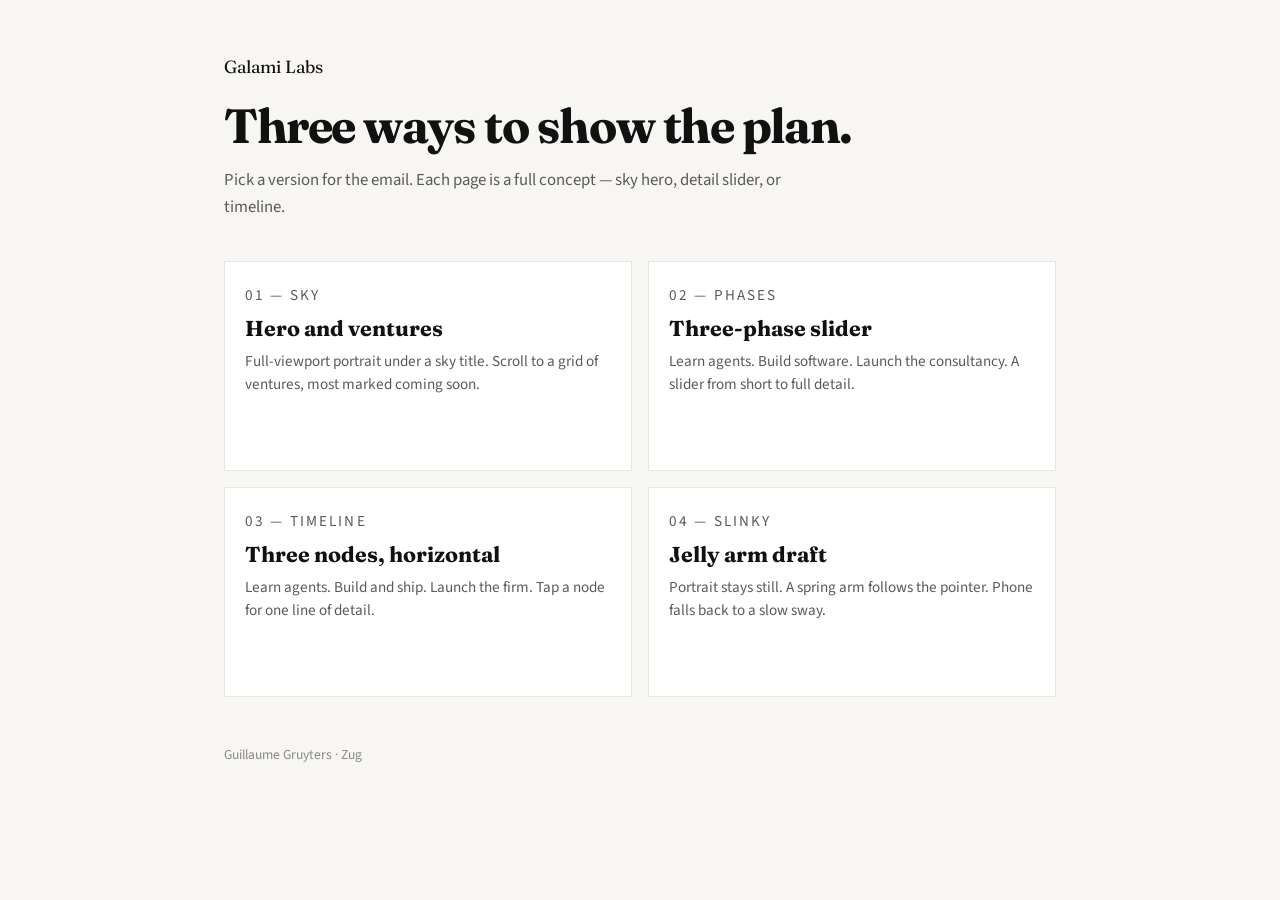
<file: index.html>
<!DOCTYPE html>
<html lang="en">
<head>
  <meta charset="UTF-8" />
  <meta name="viewport" content="width=device-width, initial-scale=1" />
  <title>Galami Labs — three views</title>
  <link href="https://fonts.googleapis.com/css2?family=Fraunces:opsz,wght@9..144,500;9..144,650&family=Source+Sans+3:wght@400;500;600&display=swap" rel="stylesheet" />
  <style>
    :root { --ink:#111; --muted:#5a5a5a; --line:#e8e8e8; --bg:#f7f6f3; }
    * { box-sizing: border-box; margin: 0; padding: 0; }
    body { font-family: 'Source Sans 3', system-ui, sans-serif; background: var(--bg); color: var(--ink); min-height: 100dvh; }
    main { max-width: 880px; margin: 0 auto; padding: 3.5rem 1.5rem 4rem; }
    .mark { font-family: Fraunces, Georgia, serif; font-size: 1.1rem; }
    h1 { font-family: Fraunces, Georgia, serif; font-size: clamp(2rem, 5vw, 3rem); letter-spacing: -0.03em; margin: 1.2rem 0 0.75rem; }
    .lead { color: var(--muted); font-size: 1.05rem; max-width: 38rem; line-height: 1.6; }
    .grid { display: grid; gap: 1rem; margin-top: 2.5rem; }
    @media (min-width: 720px) { .grid { grid-template-columns: repeat(2, 1fr); } }
    a.card { display: block; background: #fff; border: 1px solid var(--line); padding: 1.35rem 1.25rem 1.5rem; text-decoration: none; color: inherit; min-height: 210px; }
    a.card:hover { border-color: #111; }
    .num { font-size: 0.75rem; letter-spacing: 0.14em; text-transform: uppercase; color: var(--muted); }
    a.card h2 { font-family: Fraunces, Georgia, serif; font-size: 1.35rem; margin: 0.55rem 0 0.5rem; }
    a.card p { color: var(--muted); font-size: 0.95rem; line-height: 1.5; }
    footer { margin-top: 3rem; color: #888; font-size: 0.85rem; }
  </style>
</head>
<body>
  <main>
    <p class="mark">Galami Labs</p>
    <h1>Three ways to show the plan.</h1>
    <p class="lead">Pick a version for the email. Each page is a full concept — sky hero, detail slider, or timeline.</p>
    <div class="grid">
      <a class="card" href="sky.html"><p class="num">01 — Sky</p><h2>Hero and ventures</h2><p>Full-viewport portrait under a sky title. Scroll to a grid of ventures, most marked coming soon.</p></a>
      <a class="card" href="phases.html"><p class="num">02 — Phases</p><h2>Three-phase slider</h2><p>Learn agents. Build software. Launch the consultancy. A slider from short to full detail.</p></a>
      <a class="card" href="timeline.html"><p class="num">03 — Timeline</p><h2>Three nodes, horizontal</h2><p>Learn agents. Build and ship. Launch the firm. Tap a node for one line of detail.</p></a>
      <a class="card" href="slinky.html"><p class="num">04 — Slinky</p><h2>Jelly arm draft</h2><p>Portrait stays still. A spring arm follows the pointer. Phone falls back to a slow sway.</p></a>
    </div>
    <footer>Guillaume Gruyters · Zug</footer>
  </main>
</body>
</html>
</file>
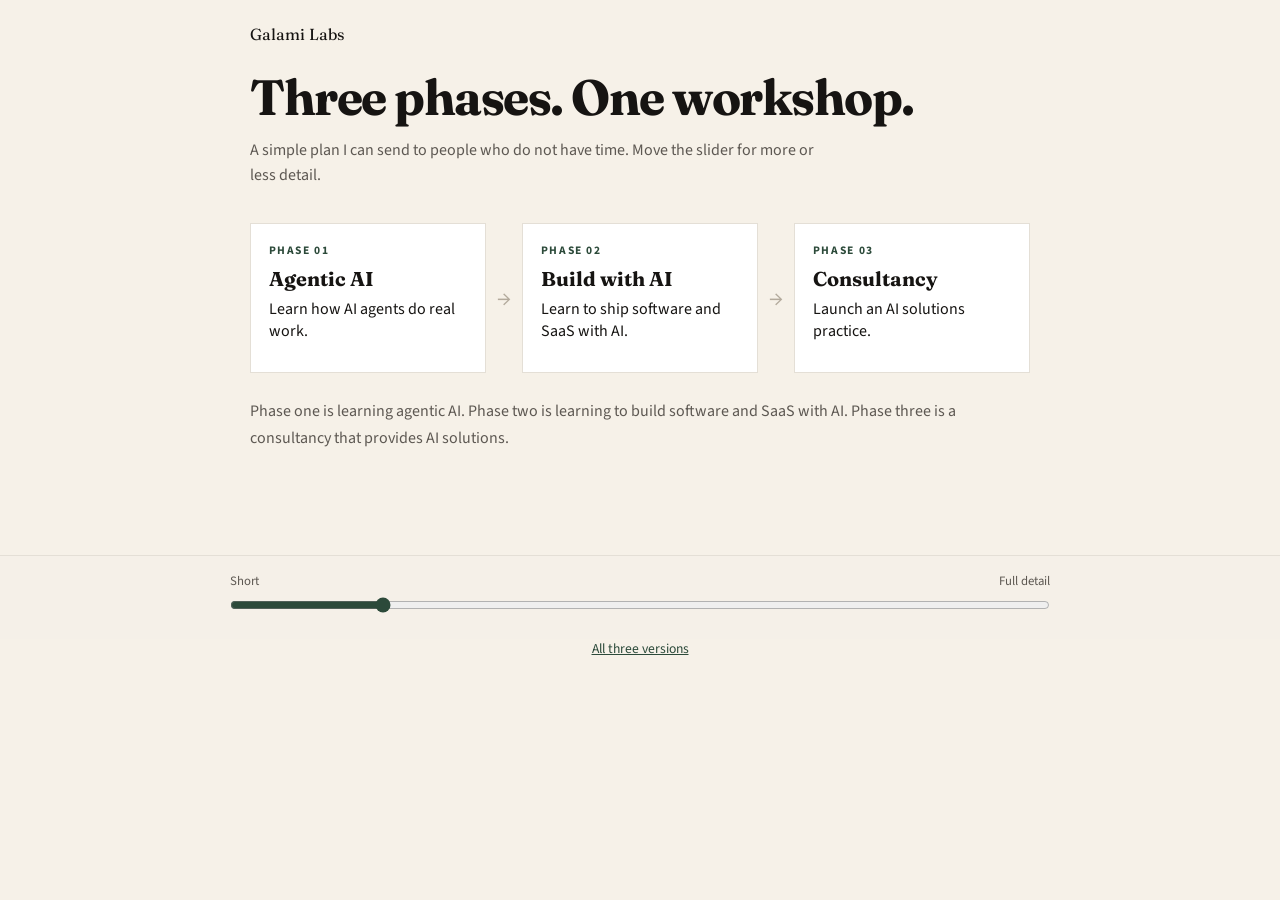
<file: phases.html>
<!DOCTYPE html>
<html lang="en">
<head>
  <meta charset="UTF-8" />
  <meta name="viewport" content="width=device-width, initial-scale=1" />
  <title>Galami Labs — Three phases</title>
  <link href="https://fonts.googleapis.com/css2?family=Fraunces:opsz,wght@9..144,500;9..144,650&family=Source+Sans+3:wght@400;500;600&display=swap" rel="stylesheet" />
  <style>
    :root { --ink:#161412; --muted:#5d5852; --line:#e4dfd6; --bg:#f6f1e8; --accent:#2c4a3a; }
    * { box-sizing: border-box; margin: 0; padding: 0; }
    body { font-family: 'Source Sans 3', system-ui, sans-serif; background: var(--bg); color: var(--ink); }
    header { padding: 1.5rem 1.25rem 0; max-width: 820px; margin: 0 auto; }
    .mark { font-family: Fraunces, serif; }
    h1 { font-family: Fraunces, serif; font-size: clamp(2rem, 5vw, 3.1rem); letter-spacing: -0.03em; margin: 1.4rem 0 0.6rem; }
    .lead { color: var(--muted); max-width: 36rem; line-height: 1.55; }
    .diagram { display: grid; gap: 0.7rem; margin: 2.2rem auto 1.6rem; max-width: 820px; padding: 0 1.25rem; }
    @media (min-width: 720px) { .diagram { grid-template-columns: 1fr auto 1fr auto 1fr; } }
    .phase { background: #fff; border: 1px solid var(--line); padding: 1.15rem 1.1rem 1.25rem; min-height: 150px; }
    .phase strong { display: block; font-size: 0.72rem; letter-spacing: 0.14em; text-transform: uppercase; color: var(--accent); margin-bottom: 0.45rem; }
    .phase h2 { font-family: Fraunces, serif; font-size: 1.25rem; margin-bottom: 0.4rem; }
    .arrow { display: none; }
    @media (min-width: 720px) { .arrow { display: grid; place-items: center; color: #b3aa9c; font-size: 1.4rem; } }
    .control { position: sticky; bottom: 0; background: rgba(246,241,232,0.94); border-top: 1px solid var(--line); padding: 1rem 1.25rem 1.25rem; }
    .wrap { max-width: 820px; margin: 0 auto; }
    label { display: flex; justify-content: space-between; font-size: 0.8rem; color: var(--muted); margin-bottom: 0.45rem; }
    input[type=range] { width: 100%; accent-color: var(--accent); }
    .essay { max-width: 820px; margin: 0 auto; padding: 0 1.25rem 6.5rem; color: var(--muted); line-height: 1.65; }
    .essay p + p { margin-top: 0.85rem; }
    a { color: var(--accent); }
  </style>
</head>
<body>
  <header>
    <p class="mark">Galami Labs</p>
    <h1>Three phases. One workshop.</h1>
    <p class="lead">A simple plan I can send to people who do not have time. Move the slider for more or less detail.</p>
  </header>
  <div class="diagram">
    <article class="phase"><strong>Phase 01</strong><h2>Agentic AI</h2><p data-short="Learn how AI agents do real work." data-long="Spend focused months using agent tools on real tasks: research, drafting, follow-up, and small operations. The goal is fluency, not a course certificate."></p></article>
    <div class="arrow">→</div>
    <article class="phase"><strong>Phase 02</strong><h2>Build with AI</h2><p data-short="Learn to ship software and SaaS with AI." data-long="Turn that fluency into products: small SaaS tools, internal systems, and public experiments. Ship, measure, keep or stop."></p></article>
    <div class="arrow">→</div>
    <article class="phase"><strong>Phase 03</strong><h2>Consultancy</h2><p data-short="Launch an AI solutions practice." data-long="Offer AI solutions to operators I already know — procurement, retail, and founders who need working systems, not slides."></p></article>
  </div>
  <section class="essay" id="essay"></section>
  <div class="control"><div class="wrap"><label><span>Short</span><span>Full detail</span></label><input id="detail" type="range" min="0" max="100" value="18" /></div></div>
  <script>
    const shortEssay = "Phase one is learning agentic AI. Phase two is learning to build software and SaaS with AI. Phase three is a consultancy that provides AI solutions.";
    const midEssay = "I am launching Galami Labs from Zug as a workshop, not a finished portfolio. First I train on agentic AI until I can run real workflows. Then I use that skill to build small software products. Then I sell the working method as a consultancy to operators I already know.";
    const longEssay = "Galami Labs is the name of the workshop. Gruyters Ventures is the company behind it. I graduated from Kellogg in June 2026 and moved back to Switzerland in September. The same month I attended the AI Festival in Zurich. The lab is the next step: a public place to show the plan to people in my network who do not have time for a long email.\n\nPhase one is discipline. I will use agent tools every day on research, writing, outreach, and operations until the workflow is boring. Phase two is product. I will ship small SaaS and software experiments and keep only what people use. Phase three is the practice. I will offer AI solutions to operators, starting with procurement and retail.\n\nThe point of the three steps is honesty. I am not selling a finished platform today. I am showing the path, the order of work, and the standard I will use to stop an idea that does not earn its place.";
    const paras = document.querySelectorAll('.phase p');
    const essay = document.getElementById('essay');
    const slider = document.getElementById('detail');
    function render(v) {
      const t = v / 100;
      paras.forEach(p => { p.textContent = t < 0.45 ? p.dataset.short : p.dataset.long; });
      let text = shortEssay;
      if (t >= 0.33 && t < 0.7) text = midEssay;
      if (t >= 0.7) text = longEssay;
      essay.innerHTML = text.split(/\n\n/).map(x => '<p>'+x+'</p>').join('');
    }
    slider.addEventListener('input', e => render(e.target.value));
    render(slider.value);
  </script>
  <p style="text-align:center;padding:0 1rem 5.5rem;color:#8a8378;font-size:.85rem"><a href="index.html">All three versions</a></p>
</body>
</html>
</file>
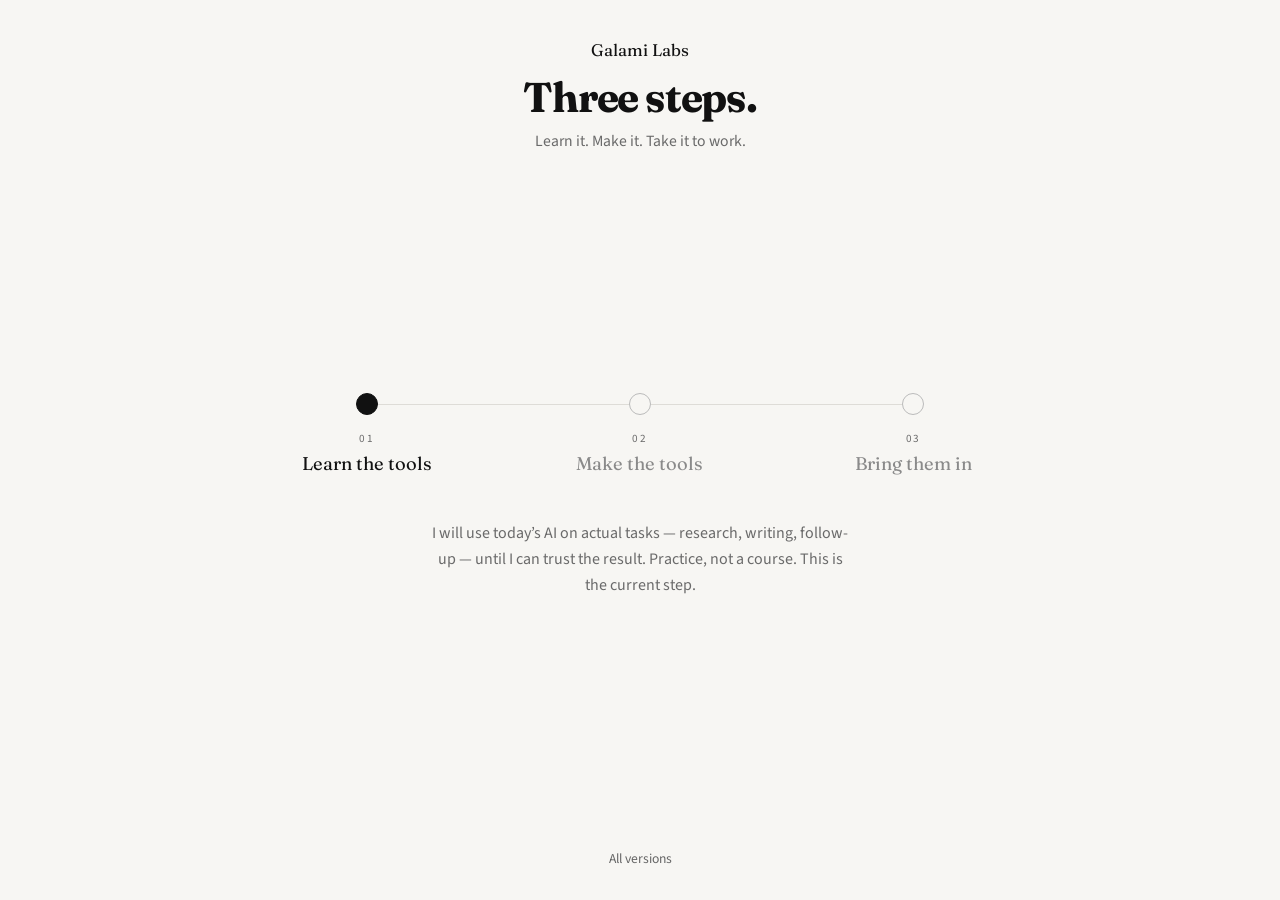
<file: timeline.html>
<!DOCTYPE html>
<html lang="en">
<head>
  <meta charset="UTF-8" />
  <meta name="viewport" content="width=device-width, initial-scale=1" />
  <title>Galami Labs — three steps</title>
  <link href="https://fonts.googleapis.com/css2?family=Fraunces:opsz,wght@9..144,500;9..144,650&family=Source+Sans+3:wght@400;500;600&display=swap" rel="stylesheet" />
  <style>
    :root { --ink:#111; --muted:#6a6a6a; --line:#dedcd7; --bg:#f7f6f3; }
    * { box-sizing: border-box; margin: 0; padding: 0; }
    html, body { min-height: 100%; }
    body {
      font-family: 'Source Sans 3', system-ui, sans-serif;
      background: var(--bg); color: var(--ink);
      min-height: 100dvh; display: flex; flex-direction: column;
    }
    header { padding: 2.5rem 1.5rem 0; text-align: center; }
    .mark { font-family: Fraunces, Georgia, serif; font-size: 1.05rem; }
    h1 { font-family: Fraunces, Georgia, serif; font-size: clamp(1.8rem, 4vw, 2.6rem); letter-spacing: -0.03em; margin: 0.7rem 0 0.4rem; }
    .lead { color: var(--muted); font-size: 0.98rem; }
    .rail-wrap { flex: 1; display: flex; flex-direction: column; justify-content: center; padding: 3rem 1.25rem 2rem; }
    .rail {
      position: relative;
      display: grid;
      grid-template-columns: 1fr 1fr 1fr;
      max-width: 820px;
      margin: 0 auto;
      width: 100%;
    }
    .rail::before {
      content: "";
      position: absolute;
      left: 16%; right: 16%;
      top: 11px;
      height: 1px;
      background: var(--line);
    }
    .node { background: none; border: 0; cursor: pointer; text-align: center; font: inherit; color: inherit; padding: 0 0.4rem; }
    .dot {
      width: 22px; height: 22px; margin: 0 auto 1rem;
      border-radius: 50%; border: 1px solid #111;
      background: #fff; position: relative; z-index: 1;
    }
    .node.on .dot { background: #111; }
    .node.tbd .dot { border-color: #bbb; background: var(--bg); }
    .num { display: block; font-size: 0.7rem; letter-spacing: 0.14em; text-transform: uppercase; color: var(--muted); margin-bottom: 0.35rem; }
    .title { font-family: Fraunces, Georgia, serif; font-size: 1.15rem; line-height: 1.25; }
    .node.tbd .title { color: #8a8a8a; }
    .panel {
      max-width: 420px; margin: 2.75rem auto 0;
      min-height: 6.5rem; text-align: center;
    }
    .panel p { color: var(--muted); line-height: 1.65; font-size: 1rem; }
    footer { text-align: center; padding: 0 1rem 2rem; font-size: 0.85rem; color: #999; }
    footer a { color: #666; text-decoration: none; }
    @media (max-width: 560px) {
      .title { font-size: 0.95rem; }
      .rail::before { left: 18%; right: 18%; }
    }
  </style>
</head>
<body>
  <header>
    <p class="mark">Galami Labs</p>
    <h1>Three steps.</h1>
    <p class="lead">Learn it. Make it. Take it to work.</p>
  </header>
  <div class="rail-wrap">
    <div class="rail" id="rail">
      <button class="node on" type="button" data-i="0">
        <div class="dot"></div>
        <span class="num">01</span>
        <span class="title">Learn the tools</span>
      </button>
      <button class="node tbd" type="button" data-i="1">
        <div class="dot"></div>
        <span class="num">02</span>
        <span class="title">Make the tools</span>
      </button>
      <button class="node tbd" type="button" data-i="2">
        <div class="dot"></div>
        <span class="num">03</span>
        <span class="title">Bring them in</span>
      </button>
    </div>
    <div class="panel" id="panel">
      <p>I will use today’s AI on actual tasks — research, writing, follow-up — until I can trust the result. Practice, not a course. This is the current step.</p>
    </div>
  </div>
  <footer><a href="index.html">All versions</a></footer>
  <script>
    const copy = [
      'Use AI on real work until I trust it. This is now.',
      'Turn that into small programs a business can actually click.',
      'Walk them into companies I already know. That is the firm.'
    ];
    const nodes = [...document.querySelectorAll('.node')];
    const panel = document.getElementById('panel');
    nodes.forEach((btn) => {
      btn.addEventListener('click', () => {
        nodes.forEach((n) => n.classList.remove('on'));
        btn.classList.add('on');
        panel.querySelector('p').textContent = copy[+btn.dataset.i];
      });
    });
  </script>
</body>
</html>
</file>
